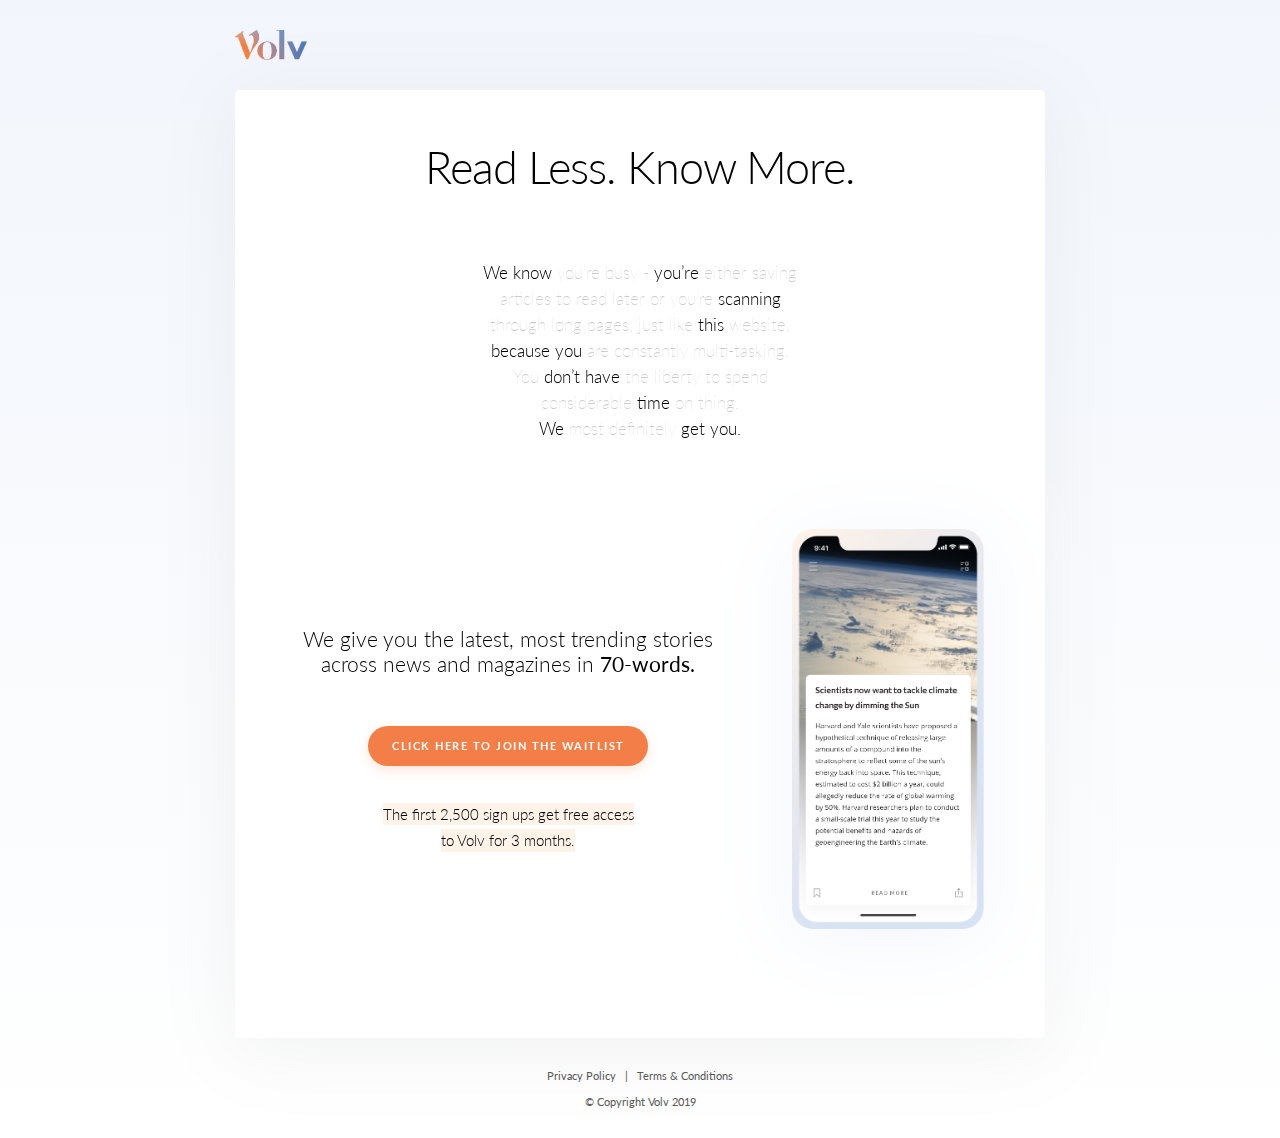
<file: volv-email.html>
<html>
  <head>
    <title>Volv Email</title>
    <link rel="stylesheet" type="text/css" href="volv-email.css" />
    <link
      rel="icon"
      href="Assets/Volv 3.0 Favicon.png"
      type="image/png"
      sizes="16x16"
    />
    <!-- <meta name="theme-color" content="#F9AF8D" /> -->
    <link
      href="https://fonts.googleapis.com/css?family=Lato:100,300,400,700,900&display=swap"
      rel="stylesheet"
    />
    <meta name="viewport" content="width=device-width" />
  </head>

  <body>
    <div class="wrapper">
      <div class="logo">
        <img src="Assets/Volv Logo 3.1@2x.png" />
      </div>
      <div class="content">
        <div class="read-less-know-more">
          <div>
            <h1 class="read-desktop">Read Less. Know More.</h1>

            <h1 class="read-mobile">Read Less.<br />Know More.</h1>

            <br />

            <p class="mobile-p">
              We know <span class="lighttext">you’re busy - </span>you’re
              <span class="lighttext"
                >either saving

                <br />
                articles to read later or you’re </span
              >scanning
              <span class="lighttext">
                <br />
                through long pages, just like
              </span>
              this <span class="lighttext">website,</span>

              <br />

              because you
              <span class="lighttext"
                >are constantly multi-tasking.

                <br />

                You </span
              >don’t have

              <span class="lighttext"
                >the liberty to spend

                <br />

                considerable </span
              >time
              <span class="lighttext"
                >on thing.

                <br />
              </span>
              We <span class="lighttext">most definitely </span>get you.
            </p>
          </div>
        </div>

        <div class="section2">
          <div class="promo">
            <p>
              We give you the latest, most trending stories<br />
              across news and magazines in <b>70-words.</b>
            </p>

            <br />

            <form>
              <div class="bene_form">
                <a href="">
                  <input
                    class="submitbutton"
                    onclick="thankyou()"
                    type="submit"
                    value="CLICK HERE TO JOIN THE WAITLIST"
                  />
                </a>
              </div>
            </form>

            <br />

            <mark class="volv-highlight"
              >The first 2,500 sign ups get free access</mark
            >
            <mark class="volv-highlight">to Volv for 3 months.</mark>
          </div>
          <div class="phone">
            <img src="Assets/straight_phone_2.png" />
          </div>
        </div>
        <br />
      </div>
    </div>

    <div class="footer">
      <div>
        <span
          ><a href="https://volvmedia.com/PrivacyPolicy"
            >Privacy Policy
          </a></span
        >
        &nbsp;&nbsp;|&nbsp;&nbsp;
        <span
          ><a href="https://volvmedia.com/TermsAndConditions"
            >Terms & Conditions</a
          >
        </span>
      </div>
      <br />
      <div>
        <span>© Copyright Volv 2019</span>
      </div>
    </div>
  </body>
</html>
</file>
<file: volv-email.css>
body {
    background: linear-gradient(to bottom, #F2F6FC, white);
    display: grid;
    grid-template-columns: 1fr;
    font-family: "Lato", sans-serif;
    margin: 0px;
}

.wrapper {
    display: grid;
    justify-self: center;
    width: 100%;
    max-width: 850px;
}

.logo {
    padding: 30px 20px;
}

.logo img {
    height: 30px;
}

.content {
    display: grid;
    grid-template-columns: 1fr;
    background: #ffffff;
    filter: drop-shadow(0px 10px 40px rgba(0, 0, 0, 0.05));
    padding: 20px 40px;
    grid-gap: 70px;
    margin: 0px 20px;
    border-radius: 5px;
}

.read-less-know-more {
    font-weight: 300;
    display: grid;
    text-align: center;
}

.read-less-know-more h1 {
    font-weight: 300;
    font-size: 45px;
    text-align: center;
    letter-spacing: -1px;
}

.read-mobile {
    display: none;
}

.read-desktop {
    display: block;
}

b {
    font-weight: 400;
}

.mobile-p {
    font-size: 17px;
    line-height: 26px;
}

.lighttext {
    font-weight: 100;
    color: #cccccc;
}

.section2 {
    display: grid;
    grid-template-columns: 2fr 1fr;
    grid-gap: 30px;
    align-items: flex-start;
}

.submitbutton {
    font-family: "Lato", sans-serif;
    font-size: 11px;
    font-weight: 700;
    background-color: #f47e47;
    border: none;
    color: white;
    border-radius: 20px;
    padding: 10px 20px;

    height: 40px;
    text-align: center;
    width: 280px;
    letter-spacing: 1.5px;
    text-decoration: none;
    box-shadow: 0 4px 12px 0 rgba(244, 126, 71, 0.2);
    cursor: pointer;
    z-index: 5;
    outline: none;
    transition: 300ms;
    -webkit-appearance: none;
    -moz-appearance: none;
}

.submitbutton:hover {
    box-shadow: 0 4px 12px 0 rgba(244, 126, 71, 0.2);
}

.submitbutton:active {
    background-color: rgb(230, 120, 69);
    box-shadow: 0 1px 2px 0 rgba(244, 126, 71, 0.2);
}

.promo {
    display: grid;
    text-align: center;
    /* grid-row: 2; */
    justify-items: center;
    align-self: center;

}

.phone {
    justify-self: center;
}

.phone>img {
    height: 400px;
    filter: drop-shadow(0px 10px 40px #F2F6FC);
}

.bene_form {
    display: grid;
    grid-template-columns: 1fr;
    margin-top: 10px;
    max-width: 420px;
}

.promo>p {
    font-size: 21px;
    font-weight: 300;
}

.volv-highlight {
    background-color: #fef3e9;
    font-weight: 300;
    font-size: 15px;
    text-align: center;
    line-height: 150%;
    margin: 2px;
}

.footer {
    display: grid;
    align-content: center;

    height: 100px;
    color: rgb(89, 89, 89);
    font-family: "Lato", sans-serif;
    font-size: 11px;
    font-weight: 400;
    width: 100%;
}

.footer>div {
    margin-left: auto;
    margin-right: auto;
    /* width: 250px; */
    text-align: center;
}

a {
    color: inherit;
    text-decoration: none;
    cursor: pointer;
}

a:hover {
    text-decoration: underline;
}

@media only screen and (max-width: 640px) {
    .section2 {
        grid-template-columns: 1fr;
    }

    .promo {
        grid-row: 2;

    }

    .logo {
        padding: 20px 20px;
    }

    .logo img {
        height: 20px;
    }
}

@media only screen and (max-width: 560px) {
    .read-less-know-more h1 {
        font-weight: 300;
        font-size: 36px;
        text-align: center;
        letter-spacing: -1px;
    }

    .mobile-p {
        font-size: 15px;
        line-height: 26px;
    }
}

@media only screen and (max-width: 480px) {
    .read-mobile {
        display: block;
    }

    .read-desktop {
        display: none;
    }
}
</file>
